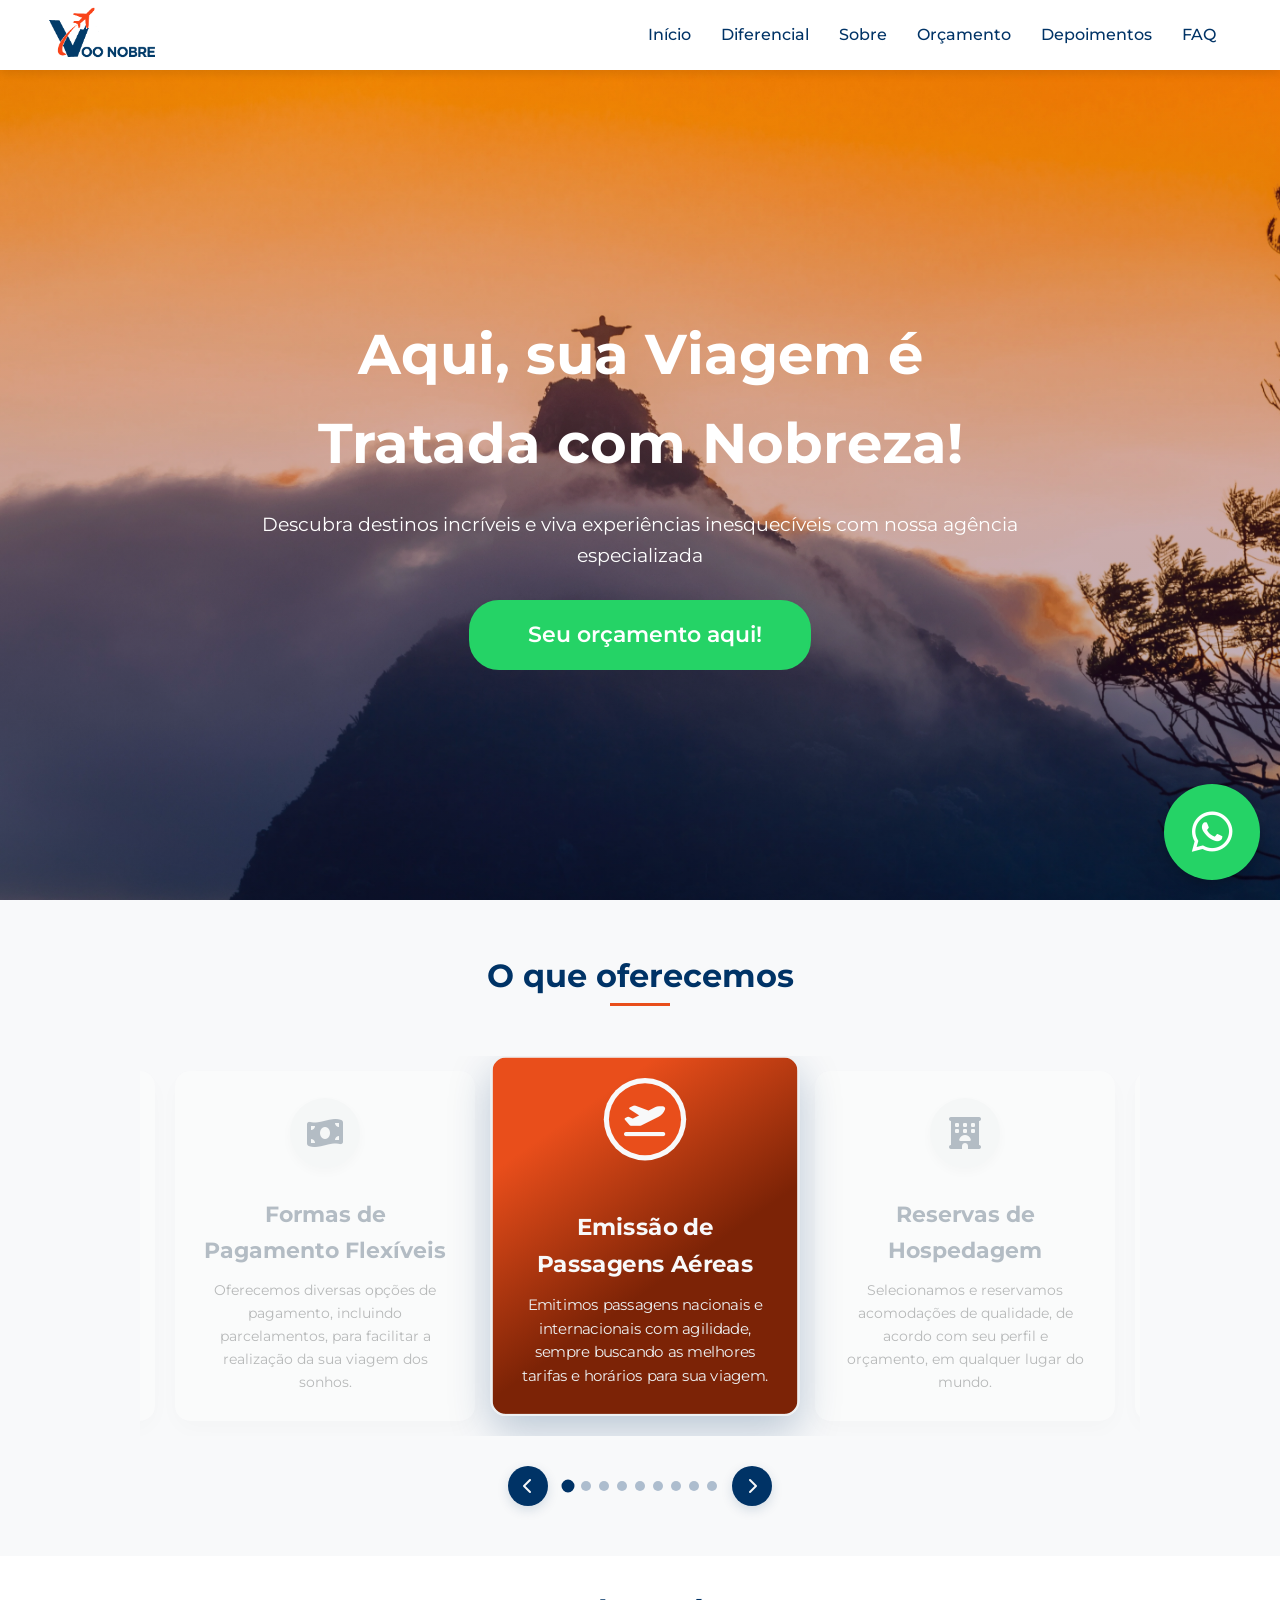
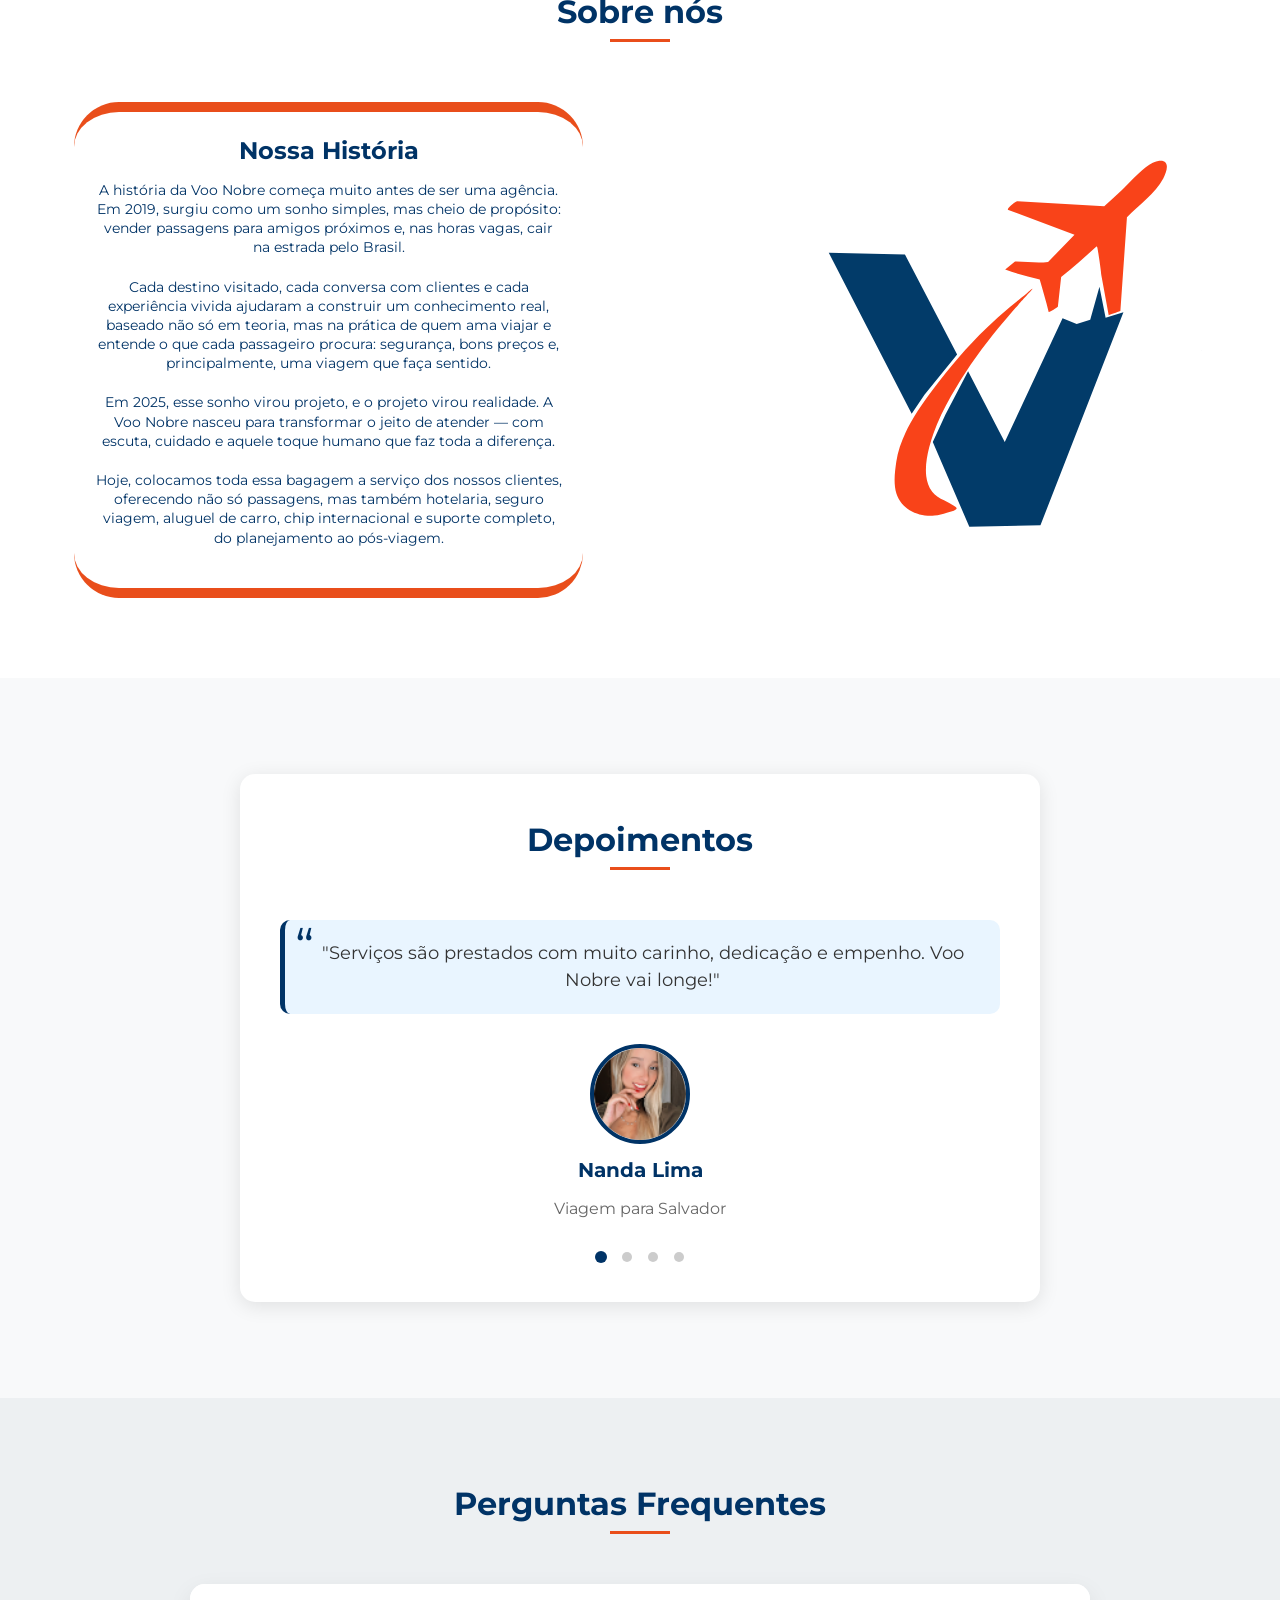
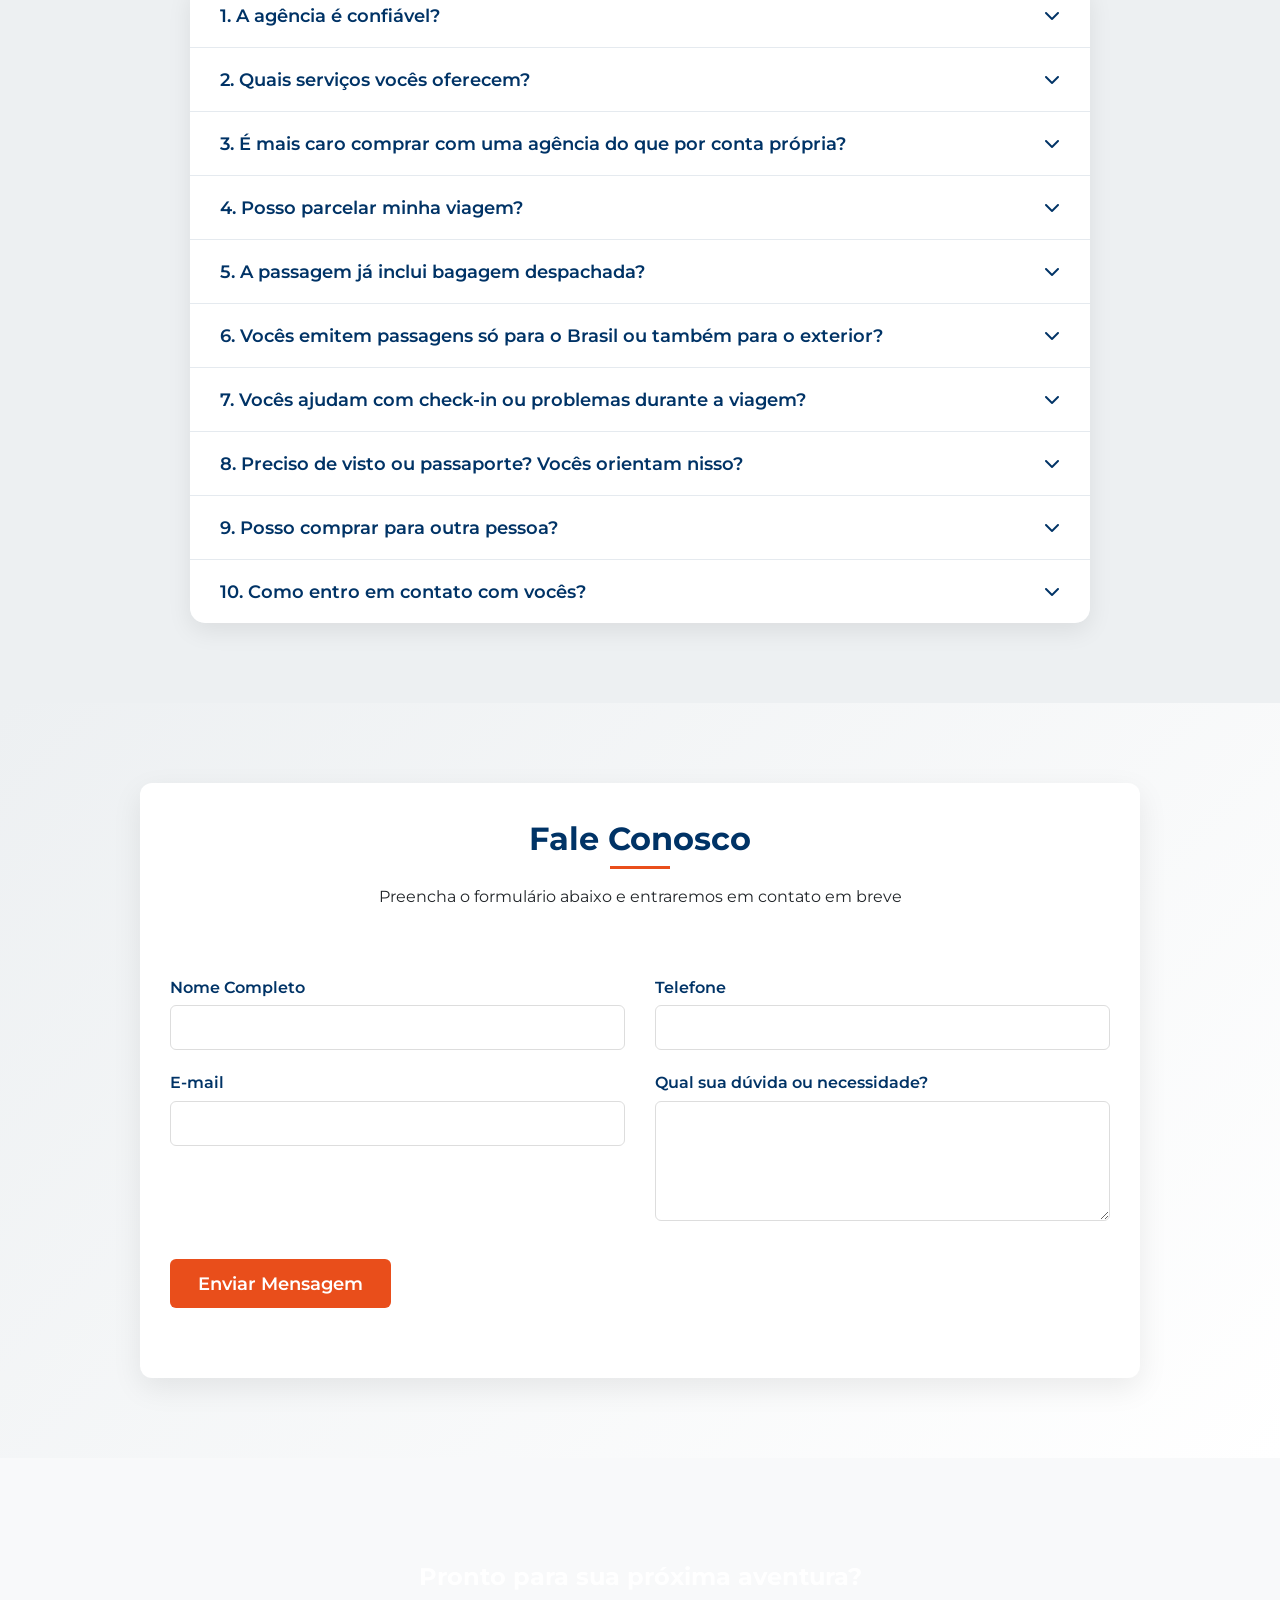
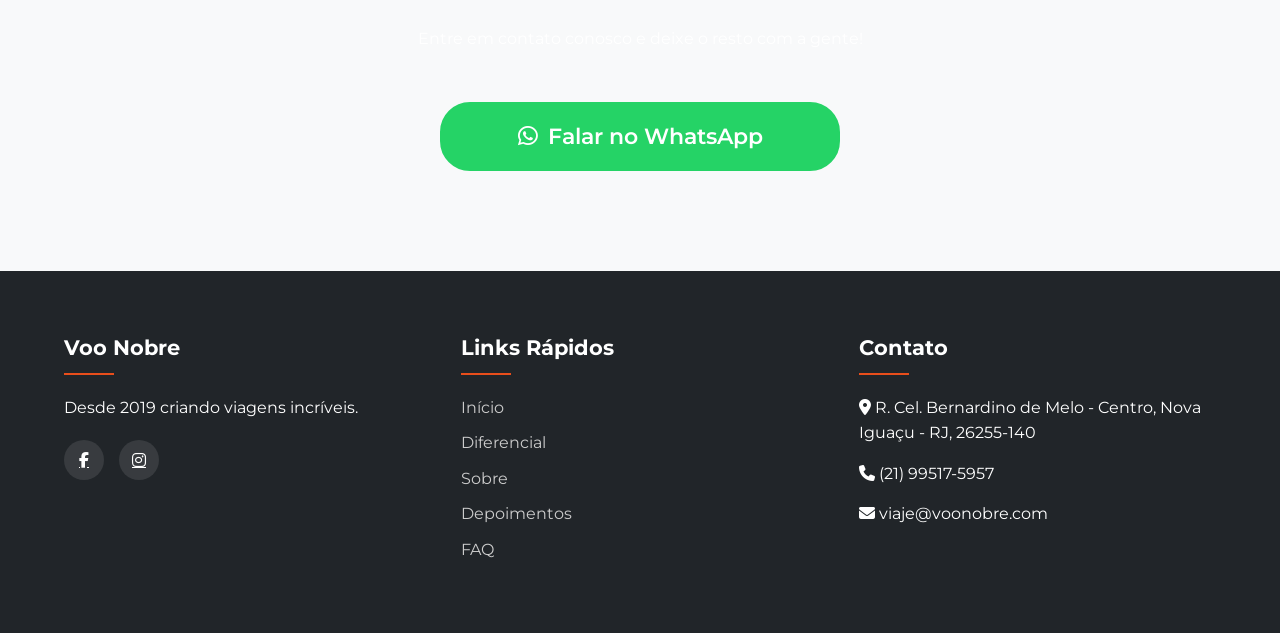
<file: index.html>
<!DOCTYPE html>
<html lang="pt-BR">
<!-- Define o idioma da página como Português do Brasil para melhor acessibilidade e SEO -->

<head>
    <meta charset="UTF-8">
    <!-- Define a codificação de caracteres para UTF-8, garantindo que todos os caracteres sejam exibidos corretamente -->
    <meta name="viewport" content="width=device-width, initial-scale=1.0">
    <!-- Configura a viewport para garantir que a página seja responsiva em diferentes dispositivos -->
    <title>Voo Nobre - Sua Agência de Viagens</title>
    <!-- Título que aparece na aba do navegador -->
   <link rel="stylesheet" href="https://cdnjs.cloudflare.com/ajax/libs/font-awesome/6.5.2/css/all.min.css"><!-- Link para a biblioteca Font Awesome, usada para ícones -->
    <link rel="stylesheet" href="stylerevisado.css">
    <!-- Link para o arquivo CSS personalizado que estiliza a página -->
    <link rel="stylesheet" href="https://cdnjs.cloudflare.com/ajax/libs/animate.css/4.1.1/animate.min.css">
    <link href="https://fonts.googleapis.com/css2?family=Montserrat:wght@400;700&display=swap" rel="stylesheet">
    <!-- Link para a fonte 'Montserrat' do Google Fonts, usada para o texto -->
    <link rel="icon" href="imgs/ico.png" type="image/x-icon">
      <!-- Google tag (gtag.js) -->
 <script async src="https://www.googletagmanager.com/gtag/js?id=AW-17854922218"></script>
<script>
  window.dataLayer = window.dataLayer || [];
  function gtag(){dataLayer.push(arguments);}
  gtag('js', new Date());

  gtag('config', 'AW-17854922218');
</script>
</head>
</head>

<body>
    <header>
        <!-- Cabeçalho da página, fixo no topo -->
        <div class="container">
            <!-- Container para centralizar e limitar a largura do conteúdo do cabeçalho -->
            <nav>
                <!-- Barra de navegação -->
                <div class="logo">
                    <!-- Contêiner para o logo -->
                    <img src="imgs/RETO_1.png" alt="Logo Voo Nobre" class="logo-img">
                    <!-- Imagem do logo da Voo Nobre -->
                </div>

                <ul class="nav-links">
                    <!-- Lista de links de navegação -->
                    <li><a href="#home">Início</a></li>
                    <li><a href="#differential">Diferencial</a></li>
                    <li><a href="#about">Sobre</a></li>
                    <li><a href="https://agencia.iddas.com.br/so/ek4wtprx">Orçamento</a></li>
                    <li><a href="#testimonials">Depoimentos</a></li>
                    <li><a href="#faq">FAQ</a></li>
                </ul>

                <div class="hamburger" aria-label="Abrir menu de navegação">
                    <!-- Ícone de hambúrguer para menu mobile -->
                    <i class="fas fa-bars"></i>
                </div>
            </nav>
        </div>
        
    </header>

    <main>
        <!-- Conteúdo principal da página -->

        <!-- HERO SECTION -->
        <section class="hero" id="home">
            <!-- Seção de destaque (Hero Section) -->
            <div class="hero-content">
                <!-- Conteúdo textual e botão da Hero Section -->
                <h2>Aqui, sua Viagem é Tratada com Nobreza!</h2>
                <!-- Título principal -->
                <p>Descubra destinos incríveis e viva experiências inesquecíveis com nossa agência especializada</p>
                <!-- Subtítulo/descrição -->
                <a href="https://agencia.iddas.com.br/so/ek4wtprx"
                    class="btn btn-whatsapp" target="_blank" rel="noopener noreferrer">
                    <!-- Botão de contato via WhatsApp -->
                    <i class=""></i>Seu orçamento aqui!
                </a>
            </div>
        </section>

        <!-- MODERN CAROUSEL SECTION -->
        <section class="modern-carousel-section" id="differential">
            <!-- Seção do carrossel moderno, destacando os diferenciais/serviços -->
            <div class="section-title">
                <!-- Título da seção -->
                <h2 class="diferencial">O que oferecemos</h2>
            </div>

            <div class="modern-carousel-container">
                <!-- Contêiner principal do carrossel -->
                <div class="carousel-viewport">
                    <!-- Viewport para o carrossel, que esconde o conteúdo extra -->
                    <div class="modern-carousel-track" id="carouselTrack" style="--card-width: 280px;">
                        <!-- Trilha do carrossel onde os cards se movem -->
                        <!-- Cards serão duplicados e inseridos aqui via JavaScript para o efeito infinito -->
                        <!-- Conteúdo original dos cards -->
                        <div class="modern-carousel-card" data-original-index="0">
                            <div class="card-icon-wrapper">
                                <div class="card-icon-bg">
                                    <i class="fas fa-plane-departure"></i>
                                    <!-- Ícone de avião -->
                                </div>
                            </div>
                            <div class="card-content">
                                <h3 class="card-title">Emissão de Passagens Aéreas</h3>
                                <p class="card-description">
                                    Emitimos passagens nacionais e internacionais com agilidade, sempre buscando as melhores tarifas e horários para sua viagem.
                                </p>
                                <div class="card-gradient"></div>
                            </div>
                        </div>

                        <div class="modern-carousel-card" data-original-index="1">
                            <div class="card-icon-wrapper">
                                <div class="card-icon-bg">
                                    <i class="fas fa-hotel"></i>
                                </div>
                            </div>
                            <div class="card-content">
                                <h3 class="card-title">Reservas de Hospedagem</h3>
                                <p class="card-description">
                                    Selecionamos e reservamos acomodações de qualidade, de acordo com seu perfil e orçamento, em qualquer lugar do mundo.
                                </p>
                                <div class="card-gradient"></div>
                            </div>
                        </div>

                        <div class="modern-carousel-card" data-original-index="2">
                            <div class="card-icon-wrapper">
                                <div class="card-icon-bg">
                                    <i class="fas fa-car"></i>
                                </div>
                            </div>
                            <div class="card-content">
                                <h3 class="card-title">Traslados e Transporte</h3>
                                <p class="card-description">
                                    Oferecemos soluções completas de transporte, incluindo traslados, aluguel de veículos e serviços executivos com conforto e pontualidade.
                                </p>
                                <div class="card-gradient"></div>
                            </div>
                        </div>

                        <div class="modern-carousel-card" data-original-index="3">
                            <div class="card-icon-wrapper">
                                <div class="card-icon-bg">
                                    <i class="fas fa-suitcase-rolling"></i>
                                </div>
                            </div>
                            <div class="card-content">
                                <h3 class="card-title">Montagem de Pacotes Personalizados</h3>
                                <p class="card-description">
                                    Criamos pacotes sob medida que combinam voos, hospedagem, passeios e muito mais, de acordo com os seus objetivos de viagem.
                                </p>
                                <div class="card-gradient"></div>
                            </div>
                        </div>

                        <div class="modern-carousel-card" data-original-index="4">
                            <div class="card-icon-wrapper">
                                <div class="card-icon-bg">
                                    <i class="fas fa-passport"></i>
                                </div>
                            </div>
                            <div class="card-content">
                                <h3 class="card-title">Assessoria com Documentação</h3>
                                <p class="card-description">
                                    Orientamos sobre vistos, passaportes e toda a documentação necessária, garantindo tranquilidade durante o planejamento.
                                </p>
                                <div class="card-gradient"></div>
                            </div>
                        </div>

                        <div class="modern-carousel-card" data-original-index="5">
                            <div class="card-icon-wrapper">
                                <div class="card-icon-bg">
                                    <i class="fas fa-map-marked-alt"></i>
                                </div>
                            </div>
                            <div class="card-content">
                                <h3 class="card-title">Passeios e Experiências</h3>
                                <p class="card-description">
                                    Sugerimos e reservamos atividades, tours e experiências autênticas para tornar sua viagem ainda mais memorável.
                                </p>
                                <div class="card-gradient"></div>
                            </div>
                        </div>

                        <div class="modern-carousel-card" data-original-index="6">
                            <div class="card-icon-wrapper">
                                <div class="card-icon-bg">
                                    <i class="fas fa-briefcase"></i>
                                </div>
                            </div>
                            <div class="card-content">
                                <h3 class="card-title">Viagens Corporativas</h3>
                                <p class="card-description">
                                    Gerenciamos viagens a trabalho com foco em praticidade, economia e organização, ideal para empresas de todos os portes.
                                </p>
                                <div class="card-gradient"></div>
                            </div>
                        </div>

                        <div class="modern-carousel-card" data-original-index="7">
                            <div class="card-icon-wrapper">
                                <div class="card-icon-bg">
                                    <i class="fas fa-headset"></i>
                                </div>
                            </div>
                            <div class="card-content">
                                <h3 class="card-title">Suporte e Acompanhamento</h3>
                                <p class="card-description">
                                    Nossa equipe oferece suporte antes, durante e após a viagem, com atendimento humanizado e disponível quando você mais precisa.
                                </p>
                                <div class="card-gradient"></div>
                            </div>
                        </div>

                        <div class="modern-carousel-card" data-original-index="8">
                            <div class="card-icon-wrapper">
                                <div class="card-icon-bg">
                                    <i class="fas fa-money-bill-wave"></i>
                                </div>
                            </div>
                            <div class="card-content">
                                <h3 class="card-title">Formas de Pagamento Flexíveis</h3>
                                <p class="card-description">
                                    Oferecemos diversas opções de pagamento, incluindo parcelamentos, para facilitar a realização da sua viagem dos sonhos.
                                </p>
                                <div class="card-gradient"></div>
                            </div>
                        </div>
                    </div>
                </div>
            </div>

            <!-- NAV -->
            <div class="modern-carousel-nav">
                <!-- Navegação do carrossel (botões e pontos) -->
                <button class="modern-carousel-prev" aria-label="Anterior">
                    <!-- Botão de navegação anterior -->
                    <i class="fas fa-chevron-left"></i>
                </button>
                <div class="modern-carousel-dots" role="tablist"></div>
                <!-- Contêiner para os pontos de paginação -->
                <button class="modern-carousel-next" aria-label="Próximo">
                    <!-- Botão de navegação próximo -->
                    <i class="fas fa-chevron-right"></i>
                </button>
            </div>
        </section>

        <!-- ABOUT SECTION -->
        <section class="about" id="about">
            <!-- Seção "Sobre nós" -->
            <div class="container">
                <div class="section-title">
                    <h2>Sobre nós</h2>
                </div>
                <div class="about-content">
                    <div class="bordas">
                        <!-- Contêiner com bordas estilizadas para o texto "Nossa História" -->
                        <h3 class="about-title">Nossa História</h3>
                        <div class="about-text">
                        <p>A história da Voo Nobre começa muito antes de ser uma agência. Em 2019, surgiu como um sonho simples, mas cheio de propósito: vender passagens para amigos próximos e, nas horas vagas, cair na estrada pelo Brasil.</p> 
                        <p>Cada destino visitado, cada conversa com clientes e cada experiência vivida ajudaram a construir um conhecimento real, baseado não só em teoria, mas na prática de quem ama viajar e entende o que cada passageiro procura: segurança, bons preços e, principalmente, uma viagem que faça sentido.</p>                       <p>Em 2025, esse sonho virou projeto, e o projeto virou realidade. A Voo Nobre nasceu para transformar o jeito de atender — com escuta, cuidado e aquele toque humano que faz toda a diferença.</p>   
                        <p>Hoje, colocamos toda essa bagagem a serviço dos nossos clientes, oferecendo não só passagens, mas também hotelaria, seguro viagem, aluguel de carro, chip internacional e suporte completo, do planejamento ao pós-viagem.</p>   
                        </div>
                    </div>
                    <div class="about-image">
                        <!-- Contêiner para a imagem do logo na seção "Sobre nós" -->
                        <img src="imgs/favicon.svg" alt="Logo Voo Nobre">
                    </div>
                </div>
            </div>
        </section>




        <!-- TESTIMONIALS SECTION -->
        <section class="testimonials" id="testimonials">
            <!-- Seção de depoimentos -->
            <div class="container">
                <div class="section-title">
                    <h2>Depoimentos</h2>
                </div>
                <div class="testimonial-slider-wrapper">
                    <!-- Wrapper para o slider de depoimentos -->
                    <div class="testimonial-slide">
                        <!-- Slide individual de depoimento -->
                        <div class="quote-box">
                            "Serviços são prestados com muito carinho, dedicação e empenho. Voo Nobre vai longe!"</div>
                        <div class="profile">
                            <img src="imgs/nandalima.png" alt="Foto de Nanda Lima">
                            <div class="profile-name">Nanda Lima</div>
                            <div class="profile-sub">Viagem para Salvador</div>
                        </div>
                    </div>
                    <div class="testimonial-slide">
                        <div class="quote-box">
                            "Aderi a vôo Nobre por indicação de um amigo, encontrei não apenas uma boa prestação de serviço, mas sim um excelente suporte de viagem, bem como preço baixo em relação ao da companhia aérea.
Recomendo a empresa não pelos preços abaixo do mercado, mas sim pelo atendimento e dedicação ao seu cliente." </div>
                        <div class="profile">
                            <img src="imgs/cleoflain.png" alt="Foto de Cleo Flain">
                            <div class="profile-name">Cléo Flain</div>
                            <div class="profile-sub">Viagem para Austrália</div>
                        </div>
                    </div>
                    <div class="testimonial-slide">
                        <div class="quote-box">
                            "Agência séria, cumpre os prazos, ótimo atendimento! Recomendo!!" </div>
                        <div class="profile">
                            <img src="imgs/viviane.png" alt="Foto de Viviane">
                            <div class="profile-name">Viviane Camara</div>
                            <div class="profile-sub">Viagem para o Norte</div>
                        </div>
                    </div>
                    <div class="testimonial-slide">
                        <div class="quote-box">
                            "Comprei toda minha viagem para Europa com o voo Nobre, atendimento rápido, suporte durante a viagem! Excelente agência de viagens." </div>
                        <div class="profile">
                            <img src="imgs/fotowagner.jpeg" alt="Foto de Cleo Flain">
                            <div class="profile-name">Wagner Leandro</div>
                            <div class="profile-sub">Viagem para Europa</div>
                        </div>
                    </div>
                </div>
                <div class="dots" id="testimonial-dots"></div>
                <!-- Contêiner para os pontos de paginação dos depoimentos -->
            </div>
        </section>
    

        <!-- FAQ SECTION -->
        <section class="faq-section" id="faq">
            <div class="container">
                <div class="section-title">
                    <h2>Perguntas Frequentes</h2>
                </div>
                <div class="faq-list">

                    <!-- NOVAS PERGUNTAS ADICIONADAS AQUI -->
                    <div class="faq-item">
                        <button class="faq-question">
                            1. A agência é confiável?
                            <i class="fas fa-chevron-down"></i>
                        </button>
                        <div class="faq-answer">
                            <p>Sim! Trabalhamos com responsabilidade, transparência e somos comprometidos com cada etapa da sua viagem. Além disso, utilizamos plataformas seguras para emissão de passagens e temos atendimento humanizado antes, durante e depois da viagem.</p>
                        </div>
                    </div>

                    <div class="faq-item">
                        <button class="faq-question">
                            2. Quais serviços vocês oferecem?
                            <i class="fas fa-chevron-down"></i>
                        </button>
                        <div class="faq-answer">
                            <p>Oferecemos:</p>
                            <ul>
                                <li>Emissão de passagens aéreas nacionais e internacionais</li>
                                <li>Hospedagem</li>
                                <li>Seguro viagem</li>
                                <li>Aluguel de carro</li>
                                <li>Chip internacional</li>
                                <li>Montagem de roteiros personalizados</li>
                                <li>Suporte 100% humanizado</li>
                            </ul>
                        </div>
                    </div>

                    <div class="faq-item">
                        <button class="faq-question">
                            3. É mais caro comprar com uma agência do que por conta própria?
                            <i class="fas fa-chevron-down"></i>
                        </button>
                        <div class="faq-answer">
                            <p>Não! Muitas vezes conseguimos valores mais vantajosos, com parcelamentos acessíveis, bagagem incluída e suporte completo, o que evita imprevistos e prejuízos. Você tem a segurança de alguém experiente cuidando de tudo.</p>
                        </div>
                    </div>

                    <div class="faq-item">
                        <button class="faq-question">
                            4. Posso parcelar minha viagem?
                            <i class="fas fa-chevron-down"></i>
                        </button>
                        <div class="faq-answer">
                            <p>Sim! Parcelamos no cartão de crédito em até 10x (sem juros em alguns casos) e também oferecemos descontos para pagamento à vista via Pix.</p>
                        </div>
                    </div>

                    <div class="faq-item">
                        <button class="faq-question">
                            5. A passagem já inclui bagagem despachada?
                            <i class="fas fa-chevron-down"></i>
                        </button>
                        <div class="faq-answer">
                            <p>Depende da tarifa escolhida. Sempre informamos se o valor inclui bagagem de mão (10kg) ou despachada (23kg). Se quiser, também cotamos a opção com bagagem incluída.</p>
                        </div>
                    </div>

                    <div class="faq-item">
                        <button class="faq-question">
                            6. Vocês emitem passagens só para o Brasil ou também para o exterior?
                            <i class="fas fa-chevron-down"></i>
                        </button>
                        <div class="faq-answer">
                            <p>Emitimos passagens para destinos nacionais e internacionais! 🌍 Seja para uma viagem curta ou um grande sonho, estamos aqui para ajudar.</p>
                        </div>
                    </div>

                    <div class="faq-item">
                        <button class="faq-question">
                            7. Vocês ajudam com check-in ou problemas durante a viagem?
                            <i class="fas fa-chevron-down"></i>
                        </button>
                        <div class="faq-answer">
                            <p>Sim! Oferecemos suporte antes e durante a viagem, incluindo auxílio com o check-in, documentação necessária e imprevistos. Você nunca estará sozinho(a).</p>
                        </div>
                    </div>

                    <div class="faq-item">
                        <button class="faq-question">
                            8. Preciso de visto ou passaporte? Vocês orientam nisso?
                            <i class="fas fa-chevron-down"></i>
                        </button>
                        <div class="faq-answer">
                            <p>Sim! Informamos se o destino exige visto, passaporte ou vacinas e damos toda a orientação necessária para que você viaje com segurança e sem surpresas.</p>
                        </div>
                    </div>

                    <div class="faq-item">
                        <button class="faq-question">
                            9. Posso comprar para outra pessoa?
                            <i class="fas fa-chevron-down"></i>
                        </button>
                        <div class="faq-answer">
                            <p>Claro! Emitimos passagens para terceiros desde que as informações estejam corretas (nome completo e documento válido). Também ajudamos com envio do bilhete.</p>
                        </div>
                    </div>

                    <div class="faq-item">
                        <button class="faq-question">
                            10. Como entro em contato com vocês?
                            <i class="fas fa-chevron-down"></i>
                        </button>
                        <div class="faq-answer">
                            <p>Atendemos pelo WhatsApp, Instagram, telefone e e-mail. Nosso atendimento é rápido, humano e sempre com carinho!</p>
                        </div>
                    </div>
                    <!-- FIM DAS NOVAS PERGUNTAS -->

                </div>
            </div>
        </section>

         <!-- Form Section -->
    <section class="form-section" id="contact">
        <div class="form-container">
            <div class="section-title">
                <h2>Fale Conosco</h2>
                <p style="padding: 15px;">Preencha o formulário abaixo e entraremos em contato em breve</p>
            </div>
            
            <form id="contactForm" class="contact-form">

                <div class="form-grid">
                    <!-- Coluna esquerda - Nome e Email -->
                    <div class="form-column">
                        <div class="form-group">
                            <label for="name">Nome Completo</label>
                            <input type="text" id="name" name="name" class="form-control" required>
                        </div>
                        <div class="form-group">
                            <label for="email">E-mail</label>
                            <input type="email" id="email" name="email" class="form-control" required>
                        </div>
                    </div>
                    
                    <!-- Coluna direita - Telefone e Dúvida -->
                    <div class="form-column">
                        <div class="form-group">
                            <label for="phone">Telefone</label>
                            <input type="tel" id="phone" name="phone" class="form-control" required>
                        </div>
                        <div class="form-group">
                            <label for="message">Qual sua dúvida ou necessidade?</label>
                            <textarea id="message" name="message" class="form-control" required></textarea>
                        </div>
                    </div>
                </div>
                
                <button type="submit" class="btn-submit">Enviar Mensagem</button>
            </form>
            <!-- Elemento para exibir mensagens de feedback -->
            <div id="form-message" class="form-message"></div>
        </div>
    </section>

        <!-- CONTACT SECTION -->
        <section class="contact" id="contact">
            <!-- Seção de contato -->
            <div class="container">
                <h2>Pronto para sua próxima aventura?</h2>
                <p>Entre em contato conosco e deixe o resto com a gente!</p>
                <a href="https://wa.me/5521995175957?text=Ol%C3%A1%21+Acabei+de+visitar+a+p%C3%A1gina+da+Voo+Nobre+e+fiquei+interessado%28a%29+nos+servi%C3%A7os+de+viagem.+Gostaria+de+solicitar+um+or%C3%A7amento+personalizado.+Poderia+me+ajudar%3F&type=phone_number&app_absent=0"
                    class="btn btn-whatsapp" target="_blank" rel="noopener noreferrer">
                    <!-- Botão de contato via WhatsApp -->
                    <i class="fab fa-whatsapp"></i> Falar no WhatsApp
                </a>
            </div>
        </section>
    </main>


    <!-- FOOTER -->
    <footer>
        <!-- Rodapé da página -->
        <div class="container">
            <div class="footer-content">
                <!-- Conteúdo do rodapé dividido em colunas -->
                <div class="footer-column">
                    <!-- Primeira coluna do rodapé -->
                    <h3>Voo Nobre</h3>
                    <p>Desde 2019 criando viagens incríveis.</p>
                    <div class="social-links">
                        <!-- Links para redes sociais -->
                        <a href="#" aria-label="Facebook"><i class="fab fa-facebook-f"></i></a>
                        <a href="https://www.instagram.com/voo.nobre/" aria-label="Instagram"><i class="fab fa-instagram"></i></a>
                    </div>
                </div>

                <div class="footer-column">
                    <!-- Segunda coluna do rodapé (Links Rápidos) -->
                    <h3>Links Rápidos</h3>
                    <ul class="footer-links">
                        <li><a href="#home">Início</a></li>
                        <li><a href="#differential">Diferencial</a></li>
                        <li><a href="#about">Sobre</a></li>
                        <li><a href="#testimonials">Depoimentos</a></li>
                        <li><a href="#contact">FAQ</a></li>
                    </ul>
                </div>

                <div class="footer-column">
                    <!-- Terceira coluna do rodapé (Contato) -->
                    <h3>Contato</h3>
                    <p><i class="fas fa-map-marker-alt"></i> R. Cel. Bernardino de Melo - Centro, Nova Iguaçu - RJ, 26255-140</p>
                    <p><i class="fas fa-phone"></i> (21) 99517-5957</p>
                    <p><i class="fas fa-envelope"></i> viaje@voonobre.com</p>
                </div>
            </div>
        </div>
    </footer>

    <!-- JAVASCRIPT -->
    <script src="script.js"></script>

    <!-- Botão flutuante do WhatsApp -->
    <div class="whatsapp-float">
        <a href="https://api.whatsapp.com/send/?phone=5521995175957&text=Ol%C3%A1%21+Acabei+de+visitar+a+p%C3%A1gina+da+Voo+Nobre+e+fiquei+interessado%28a%29+nos+servi%C3%A7os+de+viagem.+Gostaria+de+solicitar+um+or%C3%A7amento+personalizado.+Poderia+me+ajudar%3F&type=phone_number&app_absent=0" target="_blank" aria-label="Fale conosco pelo WhatsApp">
            <i class="fab fa-whatsapp"></i>
        </a>
    </div>
</body>

</html>
</file>
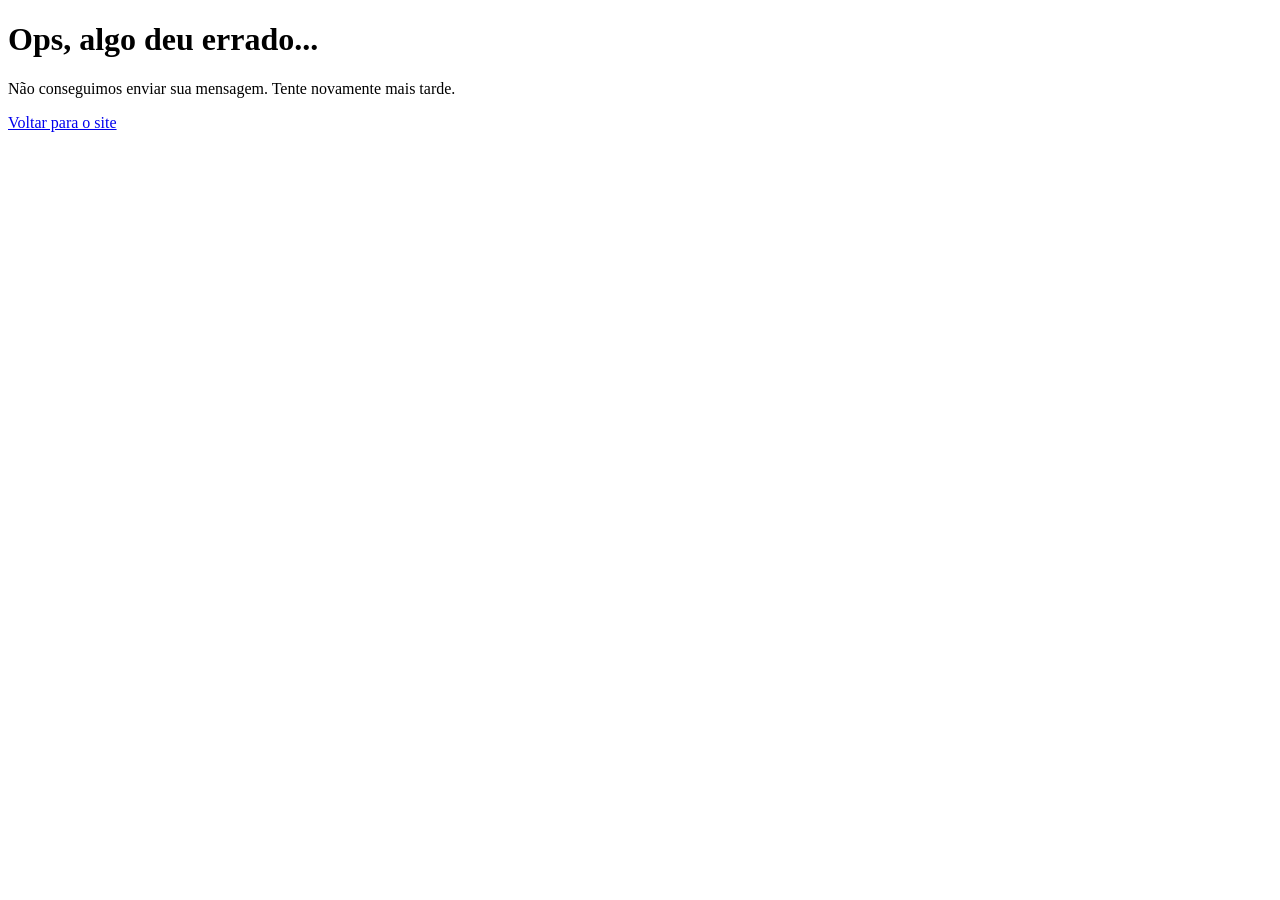
<file: erro.html>
<!DOCTYPE html>
<html lang="pt-BR">
<head>
    <meta charset="UTF-8">
    <title>Erro ao Enviar</title>
</head>
<body>
    <h1>Ops, algo deu errado...</h1>
    <p>Não conseguimos enviar sua mensagem. Tente novamente mais tarde.</p>
    <a href="index.html">Voltar para o site</a>
</body>
</html>
</file>
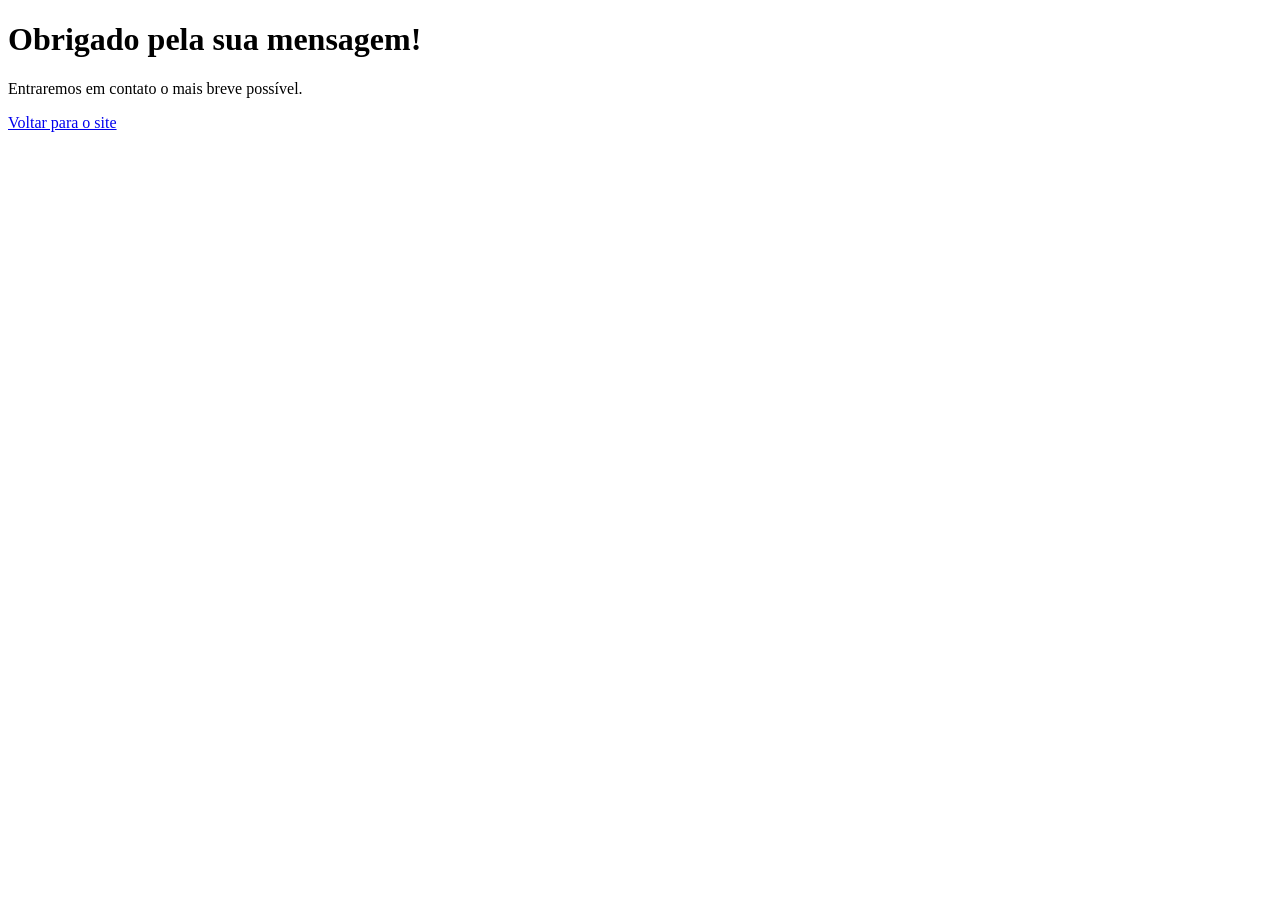
<file: obrigado.html>
<!DOCTYPE html>
<html lang="pt-BR">
<head>
    <meta charset="UTF-8">
    <title>Mensagem Enviada</title>
</head>
<body>
    <h1>Obrigado pela sua mensagem!</h1>
    <p>Entraremos em contato o mais breve possível.</p>
    <a href="index.html">Voltar para o site</a>
</body>
</html>
</file>
<file: stylerevisado.css>
:root {
    /* Variáveis CSS para cores e espaçamentos, facilitando a manutenção e padronização */
    --primary: #003366; /* Azul escuro principal */
    --secondary: #e94e1b; /* Laranja/vermelho de destaque */
    --light: #f8f9fa; /* Cor de fundo clara */
    --dark: #212529; /* Cor de texto escura */
    --accent: #edf0f2; /* Cor de destaque clara */

    /* Variáveis para espaçamento */
    --spacing-xs: 5px;
    --spacing-sm: 10px;
    --spacing-md: 20px;
    --spacing-lg: 30px;
    --spacing-xl: 50px;
    --spacing-xxl: 80px; /* Novo espaçamento maior */
}

/* Reset básico e fontes */
* {
    margin: 0;
    padding: 0;
    box-sizing: border-box; /* Garante que padding e border sejam incluídos na largura/altura total */
    font-family: 'Montserrat', 'Segoe UI', Tahoma, Geneva, Verdana, sans-serif; /* Define a fonte padrão */
}

body {
    background-color: var(--light); /* Cor de fundo do corpo */
    color: var(--dark); /* Cor do texto padrão */
    line-height: 1.6; /* Espaçamento entre linhas */
    overflow-x: hidden; /* Evita rolagem horizontal indesejada, comum em layouts responsivos */
}

.container {
    width: 90%; /* Largura padrão do contêiner */
    max-width: 1200px; /* Largura máxima do contêiner */
    margin: 0 auto; /* Centraliza o contêiner na página */
    padding: 0; /* Remove padding padrão */
}

/* Header */
header {
    background-color: rgb(255, 255, 255); /* Fundo branco */
    box-shadow: 0 3px 10px rgba(0, 0, 0, 0.1); /* Sombra sutil */
    position: fixed; /* Fixa o cabeçalho no topo da tela */
    width: 100%; /* Ocupa toda a largura */
    height: 70px; /* Altura fixa */
    display: flex;
    align-items: center; /* Centraliza verticalmente o conteúdo */
    z-index: 1000; /* Garante que o cabeçalho fique acima de outros elementos */
}

nav {
    display: flex;
    align-items: center;
    justify-content: space-between; /* Espaça os itens (logo à esquerda, links à direita) */
    width: 100%;
    font-family: 'Montserrat';
}

.logo {
    display: flex;
    align-items: center;
    margin-right: auto; /* Empurra o logo para a esquerda */
    margin-left: -20px; /* Ajuste para mover o logo mais para a esquerda */
    padding-bottom: var(--spacing-md); /* Mantido para alinhamento vertical */
}

.logo-img {
    height: auto;
    width: 120px; /* Largura do logo */
}

.nav-links {
    display: flex;
    gap: var(--spacing-lg); /* Espaçamento entre os links */
    list-style-type: none; /* Remove marcadores de lista */
}

.nav-links a {
    text-decoration: none; /* Remove sublinhado */
    color: var(--primary); /* Cor do texto */
    font-weight: 500; /* Peso da fonte */
    transition: color 0.3s ease; /* Transição suave na mudança de cor */
}

.nav-links a:hover {
    color: var(--secondary); /* Muda a cor ao passar o mouse */
}

.hamburger {
    display: none; /* Escondido por padrão (aparece apenas em telas menores) */
    cursor: pointer; /* Cursor de ponteiro */
    font-size: 1.5rem; /* Tamanho do ícone */
    color: var(--primary); /* Cor do ícone */
}

/* Hero Section */
.hero {
    height: 100vh; /* Ocupa 100% da altura da viewport */
    background: linear-gradient(rgba(228, 4, 4, 0.285), rgba(6, 2, 63, 0.326)), url(imgs/fundorio.webp) no-repeat center center/cover;
    /* Fundo com gradiente e imagem, centralizada e cobrindo todo o espaço */
    display: flex;
    align-items: center; /* Centraliza verticalmente o conteúdo */
    text-align: center; /* Centraliza o texto */
    color: white; /* Cor do texto branca */
    padding-top: 80px; /* Padding superior para compensar o cabeçalho fixo */
    background-attachment: scroll; /* A imagem de fundo rola com a página */
}

.hero-content {
    max-width: 800px; /* Largura máxima do conteúdo */
    margin: 0 auto; /* Centraliza o conteúdo */
    padding: var(--spacing-md); /* Padding interno */
}

.hero h2 {
    font-size: 3.5rem; /* Tamanho do título */
    margin-bottom: var(--spacing-md); /* Margem inferior */
    animation: fadeInDown 1s ease; /* Animação de entrada */
}

.hero p {
    font-size: 1.2rem; /* Tamanho do parágrafo */
    margin-bottom: var(--spacing-lg); /* Margem inferior */
    animation: fadeInUp 1s ease; /* Animação de entrada */
}

.btn {
    display: inline-block; /* Permite definir largura/altura e margens */
    background-color: var(--accent); /* Cor de fundo */
    color: white; /* Cor do texto */
    padding: 12px 30px; /* Padding interno */
    border-radius: 30px; /* Bordas arredondadas */
    text-decoration: none; /* Remove sublinhado */
    font-weight: 600; /* Peso da fonte */
    transition: all 0.3s ease; /* Transição suave para todas as propriedades */
    border: 2px solid var(--accent); /* Borda */
}

.btn:hover {
    background-color: transparent; /* Fundo transparente ao passar o mouse */
    color: var(--accent); /* Cor do texto muda ao passar o mouse */
}

.btn-whatsapp {
    background-color: #25D366; /* Cor verde do WhatsApp */
    border-color: #25D366; /* Cor da borda */
    max-width: 400px;
    min-width: 150px;
    display: flex;
    align-items: center;
    justify-content: center;
    text-align: center;
    gap: var(--spacing-sm); /* Espaçamento entre ícone e texto */
    padding: 15px 30px;
    border-radius: 30px;
    color: white;
    font-weight: 600;
    font-size: 1.4rem;
    cursor: pointer;
    text-decoration: none;
    width: 45%; /* Largura relativa */
    margin: 0 auto; /* Centraliza */
    box-sizing: border-box;
    transition: all 0.3s ease;
}

.btn-whatsapp:hover {
    color: #25D366; /* Cor do texto muda ao passar o mouse */
    background-color: transparent; /* Fundo transparente */
    border-color: #25D366; /* Cor da borda muda */
}

/* About Section */
.about {
    padding: var(--spacing-lg) 0 var(--spacing-xl) 0; /* Padding superior, inferior e lateral */
    background-color: white; /* Fundo branco */
}

.section-title {
    text-align: center; /* Centraliza o título */
    margin-bottom: var(--spacing-md); /* Margem inferior */
}

.about-title {
    color: var(--primary); /* Cor do título */
    font-size: 1.5rem; /* Tamanho da fonte */
    margin-bottom: var(--spacing-sm); /* Margem inferior */
    text-align: center;
}

.section-title h2 {
    font-size: 2.2rem; /* Tamanho da fonte do título da seção */
    color: var(--primary); /* Cor do título */
    position: relative;
    display: inline-block;
    padding-bottom: 15px; /* Padding para a linha de baixo */
}

.section-title h2::after {
    content: '';
    position: absolute;
    bottom: 0;
    left: 50%;
    transform: translateX(-50%); /* Centraliza a linha */
    width: 80px; /* Largura da linha */
    height: 3px; /* Espessura da linha */
    background-color: var(--secondary); /* Cor da linha */
}

.about-content {
    display: flex;
    justify-content: space-between; /* Espaça os itens */
    align-items: center; /* Centraliza verticalmente */
    padding: var(--spacing-sm) var(--spacing-sm) var(--spacing-lg) var(--spacing-sm);
    flex-wrap: wrap; /* Permite que os itens quebrem para a próxima linha em telas menores */
    gap: var(--spacing-lg); /* Espaçamento entre os itens */
}

.bordas {
    flex: 0 0 45%; /* Define a base de largura para 45% */
    max-width: 45%; /* Limita a largura máxima */
    padding: var(--spacing-md) var(--spacing-md);
    border-radius: 45px; /* Bordas arredondadas */
    box-sizing: border-box;
    border-top: 10px solid var(--secondary); /* Borda superior */
    border-bottom: 10px solid var(--secondary); /* Borda inferior */
}

.about-text p {
    color: var(--primary); /* Cor do texto */
    font-size: 0.9rem; /* Tamanho da fonte */
    line-height: 1.2rem; /* Espaçamento entre linhas */
    text-align: center; /* Texto justificado */
    margin-bottom: var(--spacing-md); /* Margem inferior */
}

.about-image {
    flex: 0 0 35%; /* Define a base de largura para 45% */
    max-width: 45%; /* Limita a largura máxima */
    padding: 0;
    margin: 0;
    box-sizing: border-box;
}

.about-image img {
    width: 100%; /* Ocupa 100% da largura do contêiner */
    height: auto; /* Altura automática para manter proporção */
    object-fit: contain; /* Redimensiona a imagem para caber no contêiner */
    display: block;
}

/* Testimonials Section */
.testimonials {
    padding: var(--spacing-xxl) 0; /* Padding superior e inferior */
    background-color: var(--light); /* Fundo claro */
    display: flex;
    justify-content: center;
    align-items: center;
    min-height: 80vh; /* Altura mínima para a seção */
}

.testimonials .container {
    max-width: 800px;
    width: 100%;
    background-color: white; /* Fundo branco */
    border-radius: 15px; /* Bordas arredondadas */
    box-shadow: 0 4px 20px rgba(0, 0, 0, 0.1); /* Sombra */
    padding: 40px; /* Padding interno */
    text-align: center; /* Centraliza o texto */
}

.testimonial-slider-wrapper {
    position: relative;
    overflow: hidden; /* Esconde o conteúdo que excede o wrapper */
    margin-bottom: var(--spacing-lg); /* Margem inferior */
}

.testimonial-slide {
    display: none; /* Escondido por padrão (controlado por JS) */
    animation: fadeIn 1s ease; /* Animação de fade-in */
}

.testimonial-slide.active {
    display: block; /* Exibe o slide ativo */
}

.quote-box {
    background-color: #e9f5ff; /* Fundo azul claro */
    border-left: 5px solid var(--primary); /* Borda esquerda */
    border-radius: 10px; /* Bordas arredondadas */
    padding: var(--spacing-md); /* Padding interno */
    font-size: 18px;
    color: #333;
    line-height: 1.5;
    margin-bottom: var(--spacing-lg);
    position: relative;
}

.quote-box::before {
    content: '“'; /* Aspas de abertura */
    font-size: 50px;
    color: var(--primary);
    position: absolute;
    top: -10px;
    left: 10px;
}

.profile {
    display: flex;
    flex-direction: column; /* Itens em coluna */
    align-items: center; /* Centraliza horizontalmente */
    gap: var(--spacing-sm); /* Espaçamento entre os itens */
}

.profile img {
    width: 100px;
    height: 100px;
    border-radius: 50%; /* Imagem circular */
    border: 4px solid var(--primary); /* Borda da imagem */
    object-fit: cover; /* Redimensiona a imagem para cobrir o espaço */
    transition: transform 0.3s ease; /* Transição suave no hover */
}

.profile img:hover {
    transform: scale(1.05); /* Aumenta ligeiramente a imagem ao passar o mouse */
}

.profile-name {
    color: var(--primary);
    font-weight: 700;
    font-size: 20px;
}

.profile-sub {
    font-size: 16px;
    color: #666;
}

.dots {
    margin-top: 15px;
    display: flex;
    justify-content: center; /* Centraliza os pontos */
    gap: 8px; /* Espaçamento entre os pontos */
}

.dot {
    height: 10px;
    width: 10px;
    margin: 0 4px;
    background-color: #ccc; /* Cor padrão do ponto */
    border-radius: 50%; /* Ponto circular */
    display: inline-block;
    cursor: pointer;
    transition: background-color 0.3s ease, transform 0.3s ease; /* Transição suave */
}

.dot.active {
    background-color: var(--primary); /* Cor do ponto ativo */
    transform: scale(1.2); /* Aumenta o tamanho do ponto ativo */
}

/* Contact Section */
.contact {
    padding: 100px 0; /* Padding superior e inferior */
    background: linear-gradient(rgba(6, 2, 63, 0.062), rgba(92, 33, 1, 0.103)), url(imgs/fundocristo.webp) no-repeat center center/cover;
    /* Fundo com gradiente e imagem, centralizada e cobrindo todo o espaço */
    background-attachment: fixed; /* Imagem de fundo fixa (efeito parallax) */
    color: white; /* Cor do texto branca */
    text-align: center; /* Centraliza o texto */
}

.contact h2 {
    margin-bottom: var(--spacing-lg); /* Margem inferior */
}

.contact p {
    max-width: 600px;
    margin: 0 auto var(--spacing-xl); /* Centraliza e adiciona margem inferior */
}

/* Footer */
footer {
    background-color: var(--dark); /* Fundo escuro */
    color: white; /* Cor do texto branca */
    padding: 60px 0 var(--spacing-md); /* Padding */
}

.footer-content {
    display: grid;
    grid-template-columns: repeat(auto-fit, minmax(250px, 1fr)); /* Layout em grid responsivo */
    gap: 40px; /* Espaçamento entre as colunas */
    margin-bottom: 40px; /* Margem inferior */
}

.footer-column h3 {
    font-size: 1.3rem;
    margin-bottom: var(--spacing-md);
    position: relative;
    padding-bottom: var(--spacing-sm);
}

.footer-column h3::after {
    content: '';
    position: absolute;
    bottom: 0;
    left: 0;
    width: 50px;
    height: 2px;
    background-color: var(--secondary); /* Linha de destaque sob o título */
}

.footer-column p {
    margin-bottom: 15px;
}

.footer-links {
    list-style: none; /* Remove marcadores de lista */
}

.footer-links li {
    margin-bottom: var(--spacing-sm); /* Margem inferior */
}

.footer-links a {
    color: #ccc; /* Cor do link */
    text-decoration: none; /* Remove sublinhado */
    transition: color 0.3s ease; /* Transição suave */
}

.footer-links a:hover {
    color: white; /* Muda a cor ao passar o mouse */
}

.social-links {
    display: flex;
    gap: 15px; /* Espaçamento entre os ícones */
    margin-top: var(--spacing-md); /* Margem superior */
}

.social-links a {
    display: flex;
    align-items: center;
    justify-content: center;
    width: 40px;
    height: 40px;
    border-radius: 50%; /* Ícone circular */
    background-color: rgba(255, 255, 255, 0.1); /* Fundo semi-transparente */
    color: white; /* Cor do ícone */
    transition: all 0.3s ease; /* Transição suave */
}

.social-links a:hover {
    background-color: var(--secondary); /* Muda a cor de fundo ao passar o mouse */
    transform: translateY(-3px); /* Efeito de "subir" */
}

.copyright {
    text-align: center; /* Centraliza o texto */
    padding-top: var(--spacing-md); /* Padding superior */
    border-top: 1px solid rgba(255, 255, 255, 0.1); /* Borda superior */
    color: #ccc;
    font-size: 0.9rem;
}

/* FAQ Section */
.faq-section {
    padding: var(--spacing-xxl) 0;
    background-color: var(--accent); /* Fundo claro para contraste */
}

.faq-list {
    max-width: 900px;
    margin: 0 auto;
    border-radius: 15px;
    overflow: hidden; /* Garante que as bordas arredondadas funcionem com os itens */
    box-shadow: 0 8px 25px rgba(0, 0, 0, 0.08);
}

.faq-item {
    border-bottom: 1px solid rgba(0, 51, 102, 0.1); /* Linha divisória sutil */
    background-color: white;
}

.faq-item:last-child {
    border-bottom: none; /* Remove a borda do último item */
}

.faq-question {
    width: 100%;
    background-color: white;
    color: var(--primary);
    padding: 20px 30px;
    font-size: 1.15rem;
    font-weight: 600;
    text-align: left;
    border: none;
    cursor: pointer;
    display: flex;
    justify-content: space-between;
    align-items: center;
    transition: background-color 0.3s ease, color 0.3s ease;
}

.faq-question:hover {
    background-color: var(--light);
    color: var(--secondary);
}

.faq-question i {
    font-size: 1rem;
    transition: transform 0.3s ease;
}

.faq-question.active i {
    transform: rotate(180deg); /* Gira o ícone quando a pergunta está ativa */
}

.faq-answer {
    max-height: 0; /* Esconde a resposta por padrão */
    overflow: hidden;
    transition: max-height 0.4s ease-out, padding 0.4s ease-out;
    background-color: var(--light);
    padding: 0 30px; /* Padding horizontal */
}

.faq-answer.active {
    max-height: 10%; /* Altura máxima para a resposta (ajuste conforme necessário) */
    padding: 20px 30px; /* Padding quando a resposta está ativa */
}

.faq-answer p {
    color: var(--dark);
    font-size: 1rem;
    line-height: 1.7;
}

/* Responsividade para a seção FAQ */
@media (max-width: 768px) {
    .faq-question {
        font-size: 1rem;
        padding: 15px 20px;
    }

    .faq-answer {
        padding: 0 20px;
    }

    .faq-answer.active {
        padding: 15px 20px;
    }

    .faq-answer p {
        font-size: 0.9rem;
    }
}

@media (max-width: 576px) {
    .faq-question {
        font-size: 0.95rem;
        padding: 12px 15px;
    }

    .faq-answer.active {
        padding: 12px 15px;
    }
}



/* Animations */
@keyframes fadeIn {
    from { opacity: 0; } /* Começa invisível */
    to { opacity: 1; } /* Termina visível */
}

@keyframes fadeInDown {
    from { opacity: 0; transform: translateY(-20px); } /* Começa invisível e acima */
    to { opacity: 1; transform: translateY(0); } /* Termina visível e na posição original */
}

@keyframes fadeInUp {
    from { opacity: 0; transform: translateY(20px); } /* Começa invisível e abaixo */
    to { opacity: 1; transform: translateY(0); } /* Termina visível e na posição original */
}

/* --- Seção do Carrossel Moderno --- */

.modern-carousel-section {
    padding: var(--spacing-xl) 0; /* Padding superior e inferior */
    background-color: var(--light); /* Fundo claro */
    overflow: hidden; /* Esconde o conteúdo que excede */
}

.modern-carousel-container {
    max-width: 1000px;
    margin: 0 auto;
    padding: 0 15px;
    position: relative;
}

.modern-carousel-track {
  display: flex;
    flex-wrap: nowrap; /* Impede que os itens quebrem a linha */
    gap: 20px; /* Espaçamento entre os cards */
    padding: 15px 0;
    -webkit-overflow-scrolling: touch; /* Melhora a rolagem em dispositivos iOS */
    /* Transição padrão para movimentos controlados pelo JS */
    transition: transform 0.3s cubic-bezier(0.25, 0.46, 0.45, 0.94); /* Transição mais suave */
    align-items: center; /* Centraliza verticalmente os cards */
    will-change: transform; /* Otimização para animações de transform */
    cursor: grab; /* Indica que o elemento pode ser arrastado */
}

/* Esconder a barra de rolagem para navegadores Webkit */
.modern-carousel-track::-webkit-scrollbar {
    display: none;
}

/* --- Card Individual do Carrossel --- */
.modern-carousel-card {
    max-width: 300px;
    min-width: 280px;
    flex-shrink: 0; /* Impede que o card encolha */
    background-color: white;
    border-radius: 15px;
    box-shadow: 0 8px 25px rgba(0, 0, 0, 0.07);
    display: flex;
    flex-direction: column;
    align-items: center;
    text-align: center;
    padding: 25px;
    position: relative;
    overflow: hidden;
    transition: transform 0.4s ease, box-shadow 0.4s ease, border-color 0.4s ease, opacity 0.4s ease, filter 0.4s ease;
    border: 2px solid transparent;
    cursor: pointer;
    height: 350px; /* Altura fixa */
    justify-content: space-between; /* Espaça o conteúdo verticalmente */
    opacity: 0.3; /* Opacidade reduzida para cards não ativos */
    filter: grayscale(50%); /* Efeito de escala de cinza para cards não ativos */
}

.modern-carousel-card:hover {
    transform: translateY(-6px); /* Efeito de "subir" ao passar o mouse */
    box-shadow: 0 12px 35px rgba(0, 0, 0, 0.12); /* Sombra mais pronunciada */
    opacity: 0.9; /* Aumenta a opacidade */
    filter: grayscale(20%); /* Reduz o efeito de escala de cinza */
}

/* --- Estado Ativo do Card --- */
.modern-carousel-card.active {
    transform: scale(1.03) translateY(-10px); /* Aumenta e sobe o card ativo */
    box-shadow: 0 15px 40px rgba(0, 51, 102, 0.25); /* Sombra mais forte */
    border-color: var(--accent); /* Borda de destaque */
    background: linear-gradient(145deg, var(--secondary) 20%, #7c2306 60%); 
   /* background: linear-gradient(145deg, var(--primary) 35%, #01172c 100%); /* Gradiente de fundo */
    /*background: linear-gradient(145deg, var(--primary) 15%, var(--secondary) 100%); /* Gradiente de fundo */
    color: var(--light); /* Cor do texto clara */
    z-index: 5; /* Garante que o card ativo fique acima */
    opacity: 1; /* Opacidade total */
    filter: grayscale(0%); /* Remove o efeito de escala de cinza */
}

.modern-carousel-card.active .card-title {
    color: var(--light); /* Cor do título clara */
}

.modern-carousel-card.active .card-description {
    color: var(--accent); /* Cor da descrição clara */
}

.modern-carousel-card.active .card-icon-bg {
     background-color: var(--secondary); /* Fundo do ícone muda */
    /*background-color: var(--primary); /* Fundo do ícone muda */
    box-shadow: 0 0 0 5px var(--light) ; /* Sombra ao redor do ícone */
}

.modern-carousel-card.active .card-icon-bg i {
    color: var(--light); /* Cor do ícone clara */
}

/* --- Ícone do Card --- */
.card-icon-wrapper {
    margin-bottom: var(--spacing-md);
    position: relative;
    z-index: 2;
}

.card-icon-bg {
    width: 70px;
    height: 70px;
    border-radius: 50%; /* Fundo do ícone circular */
    background-color: var(--accent);
    display: flex;
    align-items: center;
    justify-content: center;
    transition: background-color 0.4s ease, box-shadow 0.4s ease;
    box-shadow: 0 4px 12px rgba(0, 0, 0, 0.08);
}

.card-icon-bg i {
    font-size: 2.0rem;
    color: var(--primary);
    transition: color 0.4s ease;
}

/* --- Conteúdo do Card --- */
.card-content {
    position: relative;
    z-index: 1;
}

.card-title {
    font-size: 1.4rem;
    font-weight: 700;
    color: var(--primary);
    margin-bottom: var(--spacing-sm);
    transition: color 0.4s ease;
}

.card-description {
    font-size: 0.9rem;
    color: var(--dark);
    line-height: 1.6;
    transition: color 0.4s ease;
}

/* --- Gradiente de Fundo Sutil (para cards não ativos) --- */
.card-gradient {
    position: absolute;
    bottom: 0;
    left: 0;
    width: 100%;
    height: 50%;
    background: linear-gradient(to top, rgba(0, 51, 102, 0.05), transparent); /* Gradiente sutil */
    border-radius: 0 0 20px 20px;
    opacity: 0; /* Escondido por padrão */
    transition: opacity 0.4s ease;
}

.modern-carousel-card:hover .card-gradient {
    opacity: 1; /* Aparece ao passar o mouse */
}

.modern-carousel-card.active .card-gradient {
    display: none; /* Escondido no card ativo */
}

/* --- Navegação do Carrossel (Botões e Pontos) --- */
.modern-carousel-nav {
    display: flex;
    justify-content: center;
    align-items: center;
    margin-top: var(--spacing-lg);
    gap: 15px;
}

.modern-carousel-prev,
.modern-carousel-next {
    background-color: var(--primary);
    color: var(--light);
    border: none;
    border-radius: 50%; /* Botões circulares */
    width: 40px;
    height: 40px;
    display: flex;
    align-items: center;
    justify-content: center;
    font-size: 1.0rem;
    cursor: pointer;
    box-shadow: 0 4px 12px rgba(0, 51, 102, 0.15);
    transition: all 0.3s ease;
}

.modern-carousel-prev:hover,
.modern-carousel-next:hover {
    background-color: var(--secondary); /* Muda a cor ao passar o mouse */
    transform: scale(1.08); /* Aumenta ligeiramente */
    box-shadow: 0 6px 15px rgba(233, 78, 27, 0.25);
}

.modern-carousel-dots {
    display: flex;
    gap: 8px;
}

.modern-carousel-dot {
    width: 10px;
    height: 10px;
    border-radius: 50%;
    background-color: rgba(0, 51, 102, 0.3); /* Cor padrão do ponto */
    cursor: pointer;
    transition: all 0.3s ease;
    border: 2px solid transparent;
}

.modern-carousel-dot.active {
    background-color: var(--primary); /* Cor do ponto ativo */
    transform: scale(1.3); /* Aumenta o tamanho do ponto ativo */
    border-color: var(--primary);
}
/* ... (código CSS existente) ... */

/* --- Seção do Carrossel Moderno --- */

.modern-carousel-section {
    padding: var(--spacing-xl) 0;
    background-color: var(--light);
    overflow: hidden; /* Garante que o conteúdo que excede seja escondido */
}

.modern-carousel-container {
    max-width: 1000px;
    margin: 0 auto;
    padding: 0 15px;
    position: relative;
    /* Adicione ou garanta que o overflow-x esteja visível ou que o track seja o elemento a ser arrastado */
    overflow: hidden; /* O contêiner visível deve esconder o que está fora */
}

.modern-carousel-track {
    display: flex;
    flex-wrap: nowrap;
    gap: 20px;
    padding: 15px 0;
    -webkit-overflow-scrolling: touch;
    transition: transform 0.3s cubic-bezier(0.25, 1, 0.5, 1);
    align-items: center;
    /* Remova scroll-snap-type se estiver presente e causando conflito */
    /* scroll-snap-type: x mandatory; */ /* Remova ou comente esta linha */
    cursor: grab; /* Indica que o elemento pode ser arrastado */
}

/* Esconder a barra de rolagem para navegadores Webkit */
.modern-carousel-track::-webkit-scrollbar {
    display: none;
}



/* --- Responsividade --- */

/* Responsividade para telas até 768px (tablets e celulares) */
@media (max-width: 768px) {
    .container {
        padding: 0 var(--spacing-sm); /* Padding lateral menor */
    }

    .logo-img {
        width: 100px; /* Logo menor */
    }

    .logo {
        margin-left: -10px; /* Ajuste de margem para mobile */
    }

    .nav-links {
        display: none; /* Esconde os links de navegação por padrão */
        position: absolute;
        top: 70px;
        left: 0;
        width: 100%;
        background-color: rgb(255, 255, 255);
        flex-direction: column; /* Links em coluna */
        padding: var(--spacing-md) 0;
        box-shadow: 0 5px 10px rgba(0, 0, 0, 0.1);
    }

    .nav-links.active {
        display: flex; /* Exibe os links quando a classe 'active' está presente */
    }

    .nav-links a {
        padding: 15px 30px;
        text-align: center;
    }

    .hamburger {
        display: block; /* Exibe o ícone do hambúrguer */
    }

    .hero h2 {
        font-size: 2.2rem; /* Título menor */
    }

    .hero p {
        font-size: 1rem; /* Parágrafo menor */
    }

    .hero {
         background: linear-gradient(rgba(228, 4, 4, 0.285), rgba(6, 2, 63, 0.326)), url(imgs/fundorio.webp) no-repeat center center/cover;
        }

    .btn-whatsapp {
        width: 80%; /* Largura maior para o botão */
        max-width: none;
        min-width: unset;
        font-size: 1.2rem;
    }

    .section-title h2 {
        font-size: 2rem; /* Título da seção menor */
    }

    /* ABOUT */
    .about {
        padding: var(--spacing-xl) 0; /* Padding ajustado para mobile */
    }

    .about-content {
        flex-direction: column; /* Conteúdo em coluna */
        align-items: center;
        gap: var(--spacing-lg);
    }

    .about-text p {
        letter-spacing: normal;
        text-align: left; /* Texto alinhado à esquerda */
        font-size: 1rem;
    }

    .bordas, .about-image {
        width: 100%; /* Ocupa 100% da largura */
        max-width: 100%;
        flex-basis: 100%;
    }

    .about-image {
        display: none; /* Esconde a imagem na seção "Sobre" em mobile */
    }

    .bordas {
        padding: var(--spacing-md) var(--spacing-sm);
    }

    .about-image {
        margin-top: var(--spacing-md);
    }

    /* Depoimentos */
    .testimonials .container {
        padding: var(--spacing-md);
    }

    .quote-box {
        font-size: 16px;
    }

    .profile img {
        width: 80px;
        height: 80px;
    }

    .profile-name {
        font-size: 18px;
    }

    .profile-sub {
        font-size: 14px;
    }

     /* Carrossel Moderno */
    .modern-carousel-section {
        padding: var(--spacing-xl) 0;
    }
    .modern-carousel-container {
        padding: 0 var(--spacing-sm);
    }
    .modern-carousel-card {
        min-width: 250px; /* Mantém uma largura mínima razoável */
        /* max-width: 80%; */ /* Remova ou comente esta linha se ainda estiver presente */
        padding: 15px; /* Reduz o padding interno para "emagrecer" o card */
        height: 300px; /* Reduz a altura fixa para acomodar o conteúdo menor */
        /* Ajusta o espaçamento interno para o conteúdo */
        justify-content: space-around; /* Distribui o espaço verticalmente de forma mais uniforme */
    }
    .card-icon-wrapper {
        margin-bottom: var(--spacing-sm); /* Reduz a margem inferior do wrapper do ícone */
    }
    .card-icon-bg {
        width: 60px; /* Reduz o tamanho do fundo do ícone */
        height: 60px; /* Reduz o tamanho do fundo do ícone */
    }
    .card-icon-bg i {
        font-size: 1.8rem; /* Reduz o tamanho do ícone */
    }
    .card-title {
        font-size: 1.2rem; /* Reduz o tamanho da fonte do título */
        margin-bottom: var(--spacing-xs); /* Reduz a margem inferior do título */
    }
    .card-description {
        font-size: 0.85rem; /* Reduz o tamanho da fonte da descrição */
        line-height: 1.5; /* Ajusta o espaçamento entre linhas para melhor leitura */
    }
    .modern-carousel-nav {
        margin-top: var(--spacing-md);
        gap: var(--spacing-sm);
    }
    .modern-carousel-prev,
    .modern-carousel-next {
        display: none; /* Esconde os botões de navegação em mobile */
    }
    .modern-carousel-dots {
        flex-grow: 1;
        justify-content: center;
    }
    
 .contact {
    background: linear-gradient(rgba(6, 2, 63, 0.062), rgba(92, 33, 1, 0.103)), url(imgs/fundocristo.webp) no-repeat center center/cover;
    /* Fundo com gradiente e imagem, centralizada e cobrindo todo o espaço */
    background-attachment: fixed; /* Imagem de fundo fixa (efeito parallax) */
        /*background-attachment: scroll; /* Altera para 'scroll' em dispositivos móveis */
        background-position: center center; /* Garante que a imagem esteja centralizada */
    }
}


@media (max-width: 576px) {
    .hero h2 {
        font-size: 1.8rem;
    }

    .hero p {
        font-size: 1rem;
    }

    .btn {
        padding: 10px 20px;
    }

    .footer-content {
        grid-template-columns: 1fr; /* Colunas em uma única coluna */
        text-align: center; /* Centraliza o texto */
    }

    .footer-column h3::after {
        left: 50%;
        transform: translateX(-50%); /* Centraliza a linha sob o título */
    }

    .social-links {
        justify-content: center; /* Centraliza os ícones sociais */
    }

   /* Carrossel Moderno */
    .modern-carousel-card {
        min-width: 200px; /* Pode reduzir ainda mais para telas muito pequenas */
        padding: 10px; /* Reduz ainda mais o padding */
        height: 280px; /* Ajusta a altura para telas menores */
    }
    .card-icon-wrapper {
        margin-bottom: var(--spacing-xs); /* Reduz ainda mais a margem do ícone */
    }
    .card-icon-bg {
        width: 50px; /* Ícone menor */
        height: 50px; /* Ícone menor */
    }
    .card-icon-bg i {
        font-size: 1.5rem; /* Tamanho do ícone menor */
    }
    .card-title {
        font-size: 1.1rem; /* Título menor */
        margin-bottom: var(--spacing-xs); /* Mantém margem pequena */
    }
    .card-description {
        font-size: 0.75rem; /* Descrição menor para caber mais texto */
        line-height: 1.4; /* Ajusta o espaçamento entre linhas */
    }
}


        /* Contact Form Section */
        .form-section {
            padding: var(--spacing-xxl) 0;
            background: linear-gradient(135deg, var(--accent) 0%, white 100%);
        }
        
        .form-container {
            max-width: 1000px;
            margin: 0 auto;
            padding: var(--spacing-lg);
            background-color: white;
            border-radius: 12px;
            box-shadow: 0 10px 30px rgba(0, 0, 0, 0.08);
        }
        
        .form-grid {
            display: grid;
            grid-template-columns: 1fr 1fr;
            gap: var(--spacing-lg);
        }
        
        .form-group {
            margin-bottom: var(--spacing-md);
        }
        
        .form-group label {
            display: block;
            margin-bottom: var(--spacing-xs);
            font-weight: 600;
            color: var(--primary);
        }
        
        .form-control {
            width: 100%;
            padding: 12px 16px;
            border: 1px solid #ddd;
            border-radius: 6px;
            font-size: 1rem;
            transition: all 0.3s ease;
        }
        
        .form-control:focus {
            outline: none;
            border-color: var(--secondary);
            box-shadow: 0 0 0 3px rgba(255, 165, 0, 0.2);
        }
        
        textarea.form-control {
            min-height: 120px;
            resize: vertical;
        }
        
        .btn-submit {
            grid-column: 1 / -1;
            display: inline-block;
            background-color: var(--secondary);
            color: white;
            padding: 14px 28px;
            border: none;
            border-radius: 6px;
            font-size: 1.1rem;
            font-weight: 600;
            cursor: pointer;
            transition: all 0.3s ease;
            margin-top: var(--spacing-sm);
        }
        
        .btn-submit:hover {
            background-color: var(--primary);
            transform: translateY(-2px);
        }
        
        /* Contact Form Section */
        .form-section {
            padding: var(--spacing-xxl) 0;
            background: linear-gradient(135deg, var(--accent) 0%, white 100%);
        }
        
        .form-container {
            max-width: 1000px;
            margin: 0 auto;
            padding: var(--spacing-lg);
            background-color: white;
            border-radius: 12px;
            box-shadow: 0 10px 30px rgba(0, 0, 0, 0.08);
        }
        
        .section-title {
            text-align: center;
            margin-bottom: var(--spacing-xl);
        }
        
        .section-title h2 {
            color: var(--primary);
            font-size: 2rem;
            font-weight: 700;
            position: relative;
            display: inline-block;
            padding-bottom: var(--spacing-xs);
        }
        
        .section-title h2::after {
            content: '';
            position: absolute;
            bottom: 0;
            left: 50%;
            transform: translateX(-50%);
            width: 60px;
            height: 3px;
            background-color: var(--secondary);
        }
        
        .form-grid {
            display: grid;
            grid-template-columns: 1fr 1fr;
            gap: var(--spacing-lg);
        }
        
        .form-group {
            margin-bottom: var(--spacing-md);
        }
        
        .form-group label {
            display: block;
            margin-bottom: var(--spacing-xs);
            font-weight: 600;
            color: var(--primary);
        }
        
        .form-control {
            width: 100%;
            padding: 12px 16px;
            border: 1px solid #ddd;
            border-radius: 6px;
            font-size: 1rem;
            transition: all 0.3s ease;
        }
        
        .form-control:focus {
            outline: none;
            border-color: var(--secondary);
            box-shadow: 0 0 0 3px rgba(255, 165, 0, 0.2);
        }
        
        textarea.form-control {
            min-height: 120px;
            resize: vertical;
        }
        
        .btn-submit {
            grid-column: 1 / -1;
            display: inline-block;
            background-color: var(--secondary);
            color: white;
            padding: 14px 28px;
            border: none;
            border-radius: 6px;
            font-size: 1.1rem;
            font-weight: 600;
            cursor: pointer;
            transition: all 0.3s ease;
            margin-top: var(--spacing-sm);
        }
        
        .btn-submit:hover {
            background-color: var(--primary);
            transform: translateY(-2px);
        }
        
        .btn-submit:active {
            transform: translateY(0);
        }
        
        /* Responsividade */
        @media (max-width: 768px) {
            .form-grid {
                grid-template-columns: 1fr;
                gap: var(--spacing-md);
            }
            
            .form-container {
                padding: var(--spacing-md);
            }
            
            .faq-question {
                font-size: 1rem;
                padding: 15px 20px;
            }
            
            .faq-answer {
                padding: 0 20px;
            }
            
            .faq-answer.active {
                padding: 15px 20px;
            }
        }
        
        @media (max-width: 576px) {
            .section-title h2 {
                font-size: 1.5rem;
            }
            
            .form-control {
                padding: 10px 12px;
            }
            
            .btn-submit {
                padding: 12px 24px;
            }
        }

/* Estilos para o feedback do formulário */
.form-message {
    margin-top: var(--spacing-md);
    padding: var(--spacing-sm) var(--spacing-md);
    border-radius: 8px;
    font-weight: 600;
    text-align: center;
    opacity: 0;
    transform: translateY(10px);
    transition: opacity 0.4s ease-out, transform 0.4s ease-out;
}

.form-message.success {
    background-color: #d4edda;
    color: #155724;
    border: 1px solid #c3e6cb;
    opacity: 1;
    transform: translateY(0);
}

.form-message.error {
    background-color: #f8d7da;
    color: #721c24;
    border: 1px solid #f5c6cb;
    opacity: 1;
    transform: translateY(0);
}

/* Estilos para o botão flutuante do WhatsApp */
.whatsapp-float {
    position: fixed;
    bottom: 20px;
    right: 20px;
    z-index: 1000; /* Garante que fique acima de outros elementos */
}

.whatsapp-float a {
    display: flex;
    align-items: center;
    justify-content: center;
    width: 6rem;
    height: 6rem;
    background-color: #25D366; /* Cor do WhatsApp */
    color: white;
    border-radius: 50%;
    text-decoration: none;
    font-size: 2.9rem;
    box-shadow: 0 4px 12px rgba(0, 0, 0, 0.2);
    transition: all 0.3s ease;
}

.whatsapp-float a:hover {
    background-color: #1DA851; /* Tom mais escuro ao passar o mouse */
    transform: scale(1.08);
}

/* Responsividade para o botão flutuante do WhatsApp */
@media (max-width: 768px) {
    .whatsapp-float {
        bottom: 15px;
        right: 15px;
    }

    .whatsapp-float a {
        width: 50px;
        height: 50px;
        font-size: 1.8rem;
    }
}

@media (max-width: 576px) {
    .whatsapp-float {
        bottom: 10px;
        right: 10px;
    }

    .whatsapp-float a {
        width: 45px;
        height: 45px;
        font-size: 1.6rem;
    }
}
</file>
